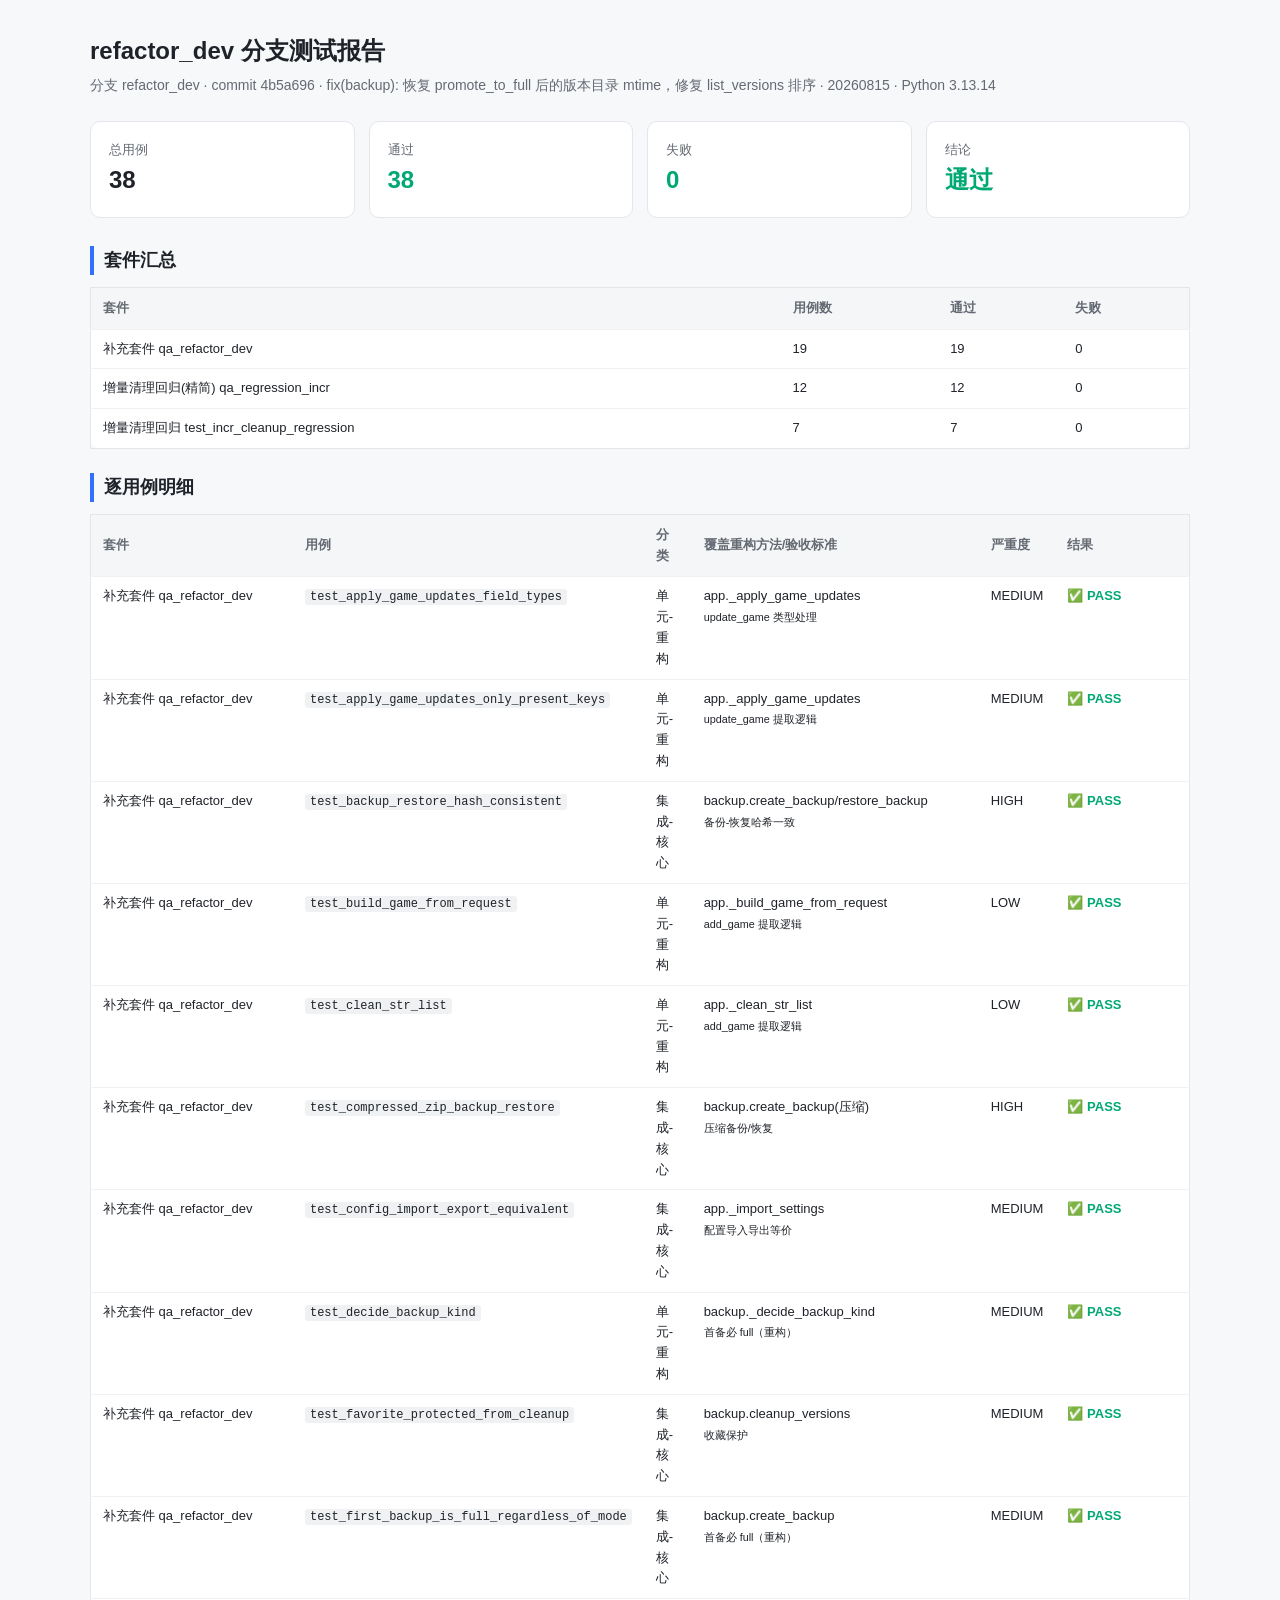
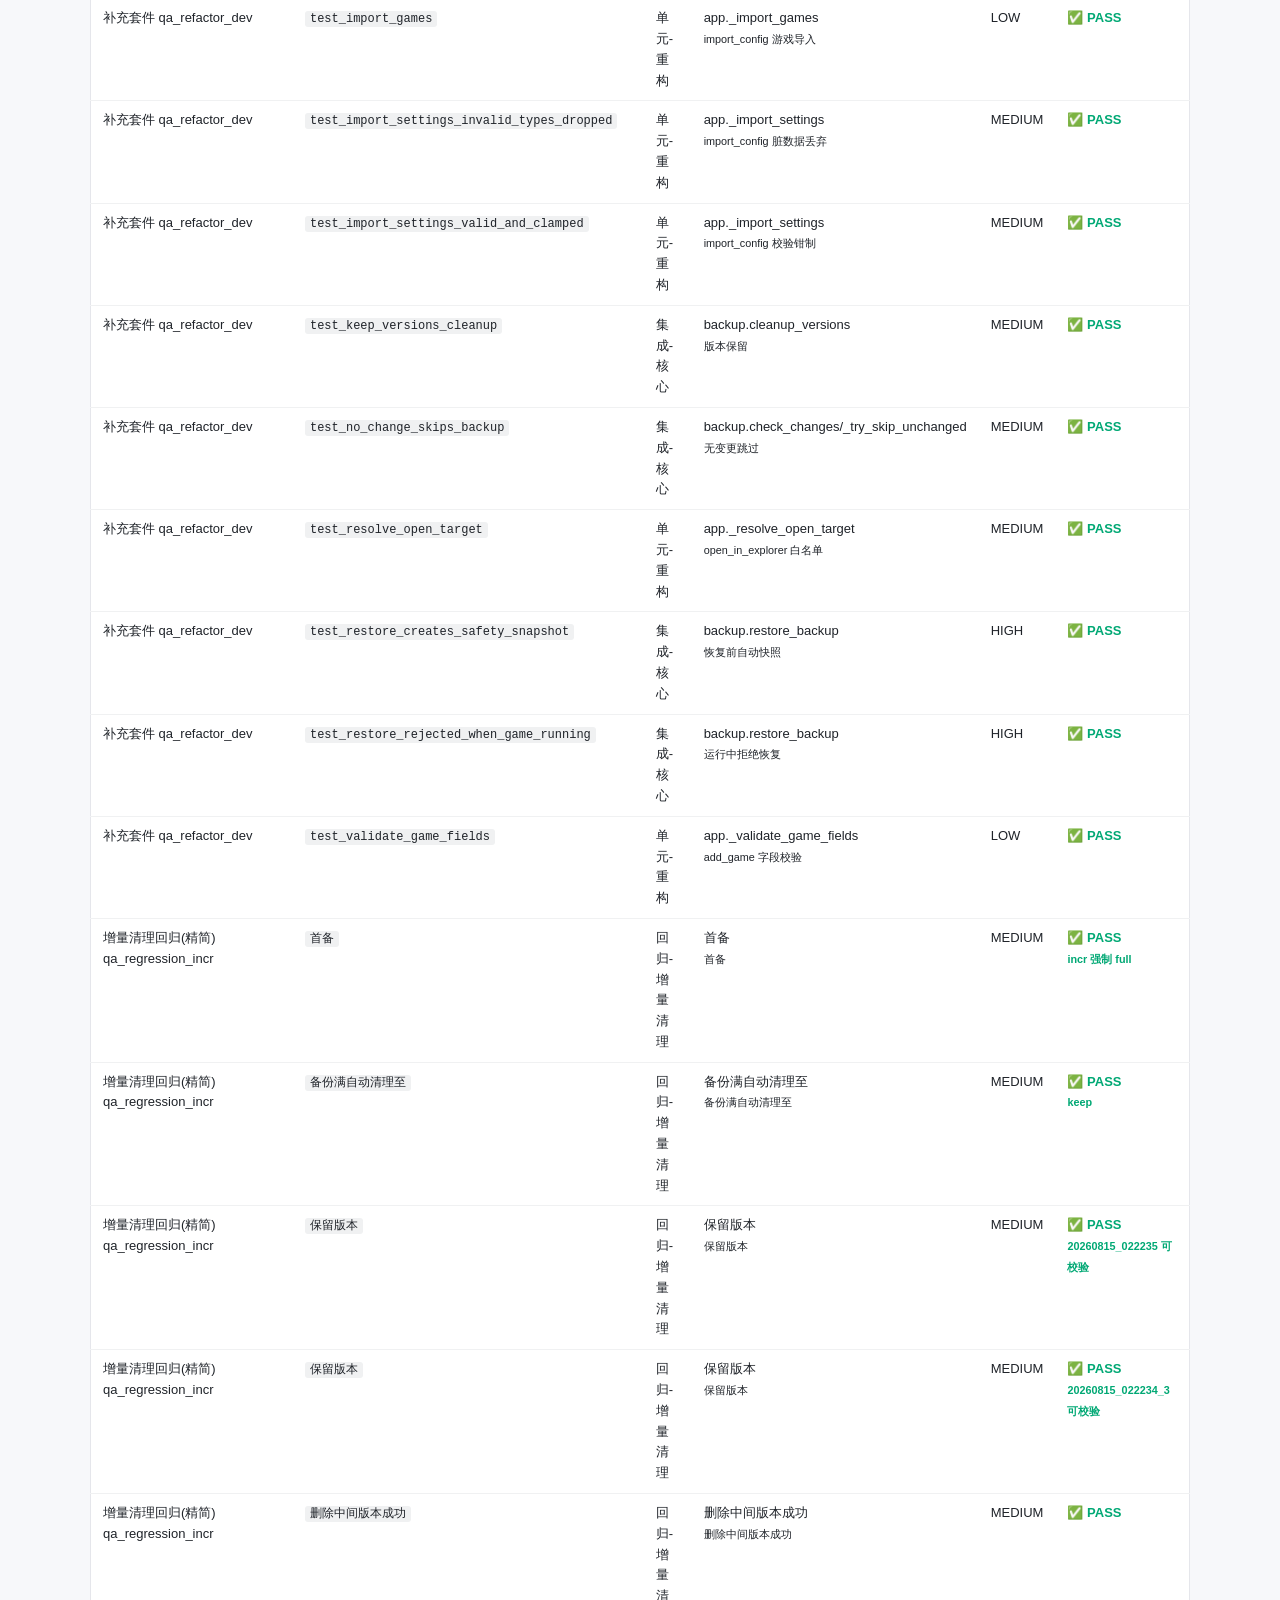
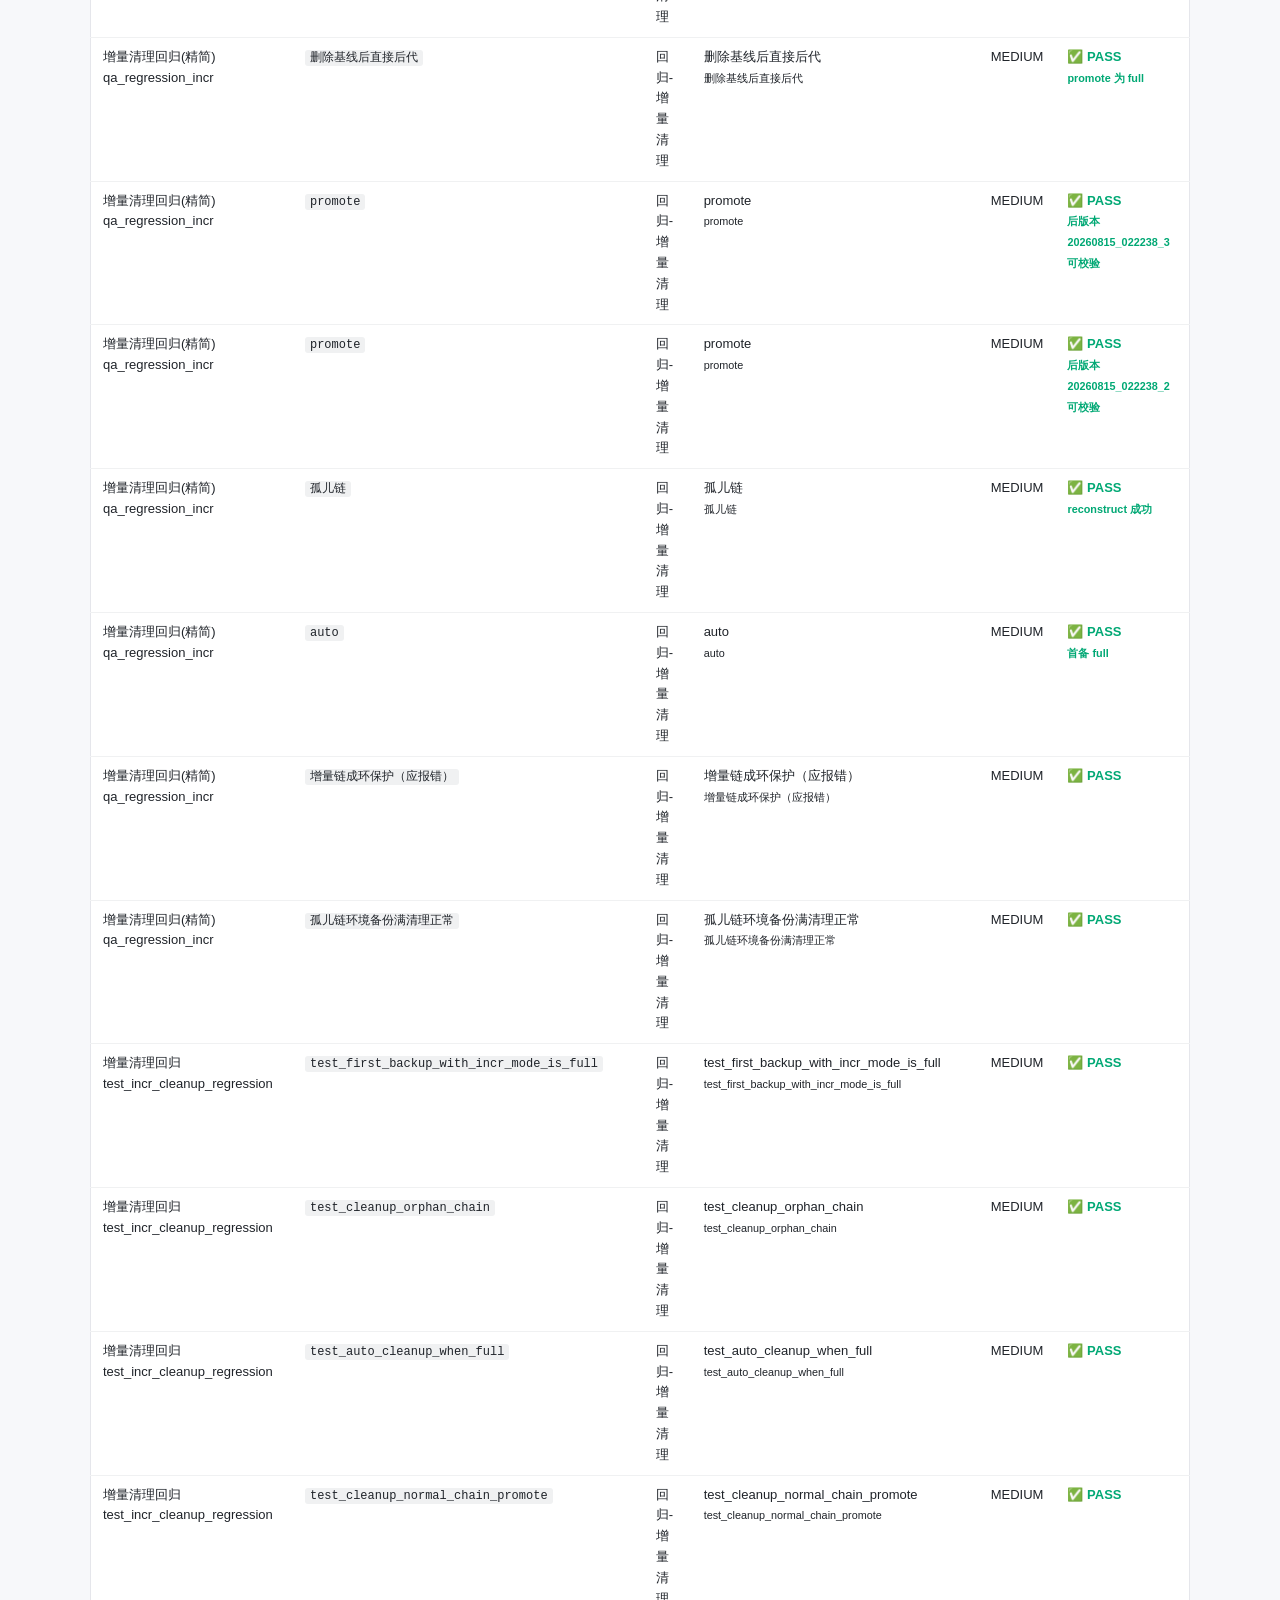
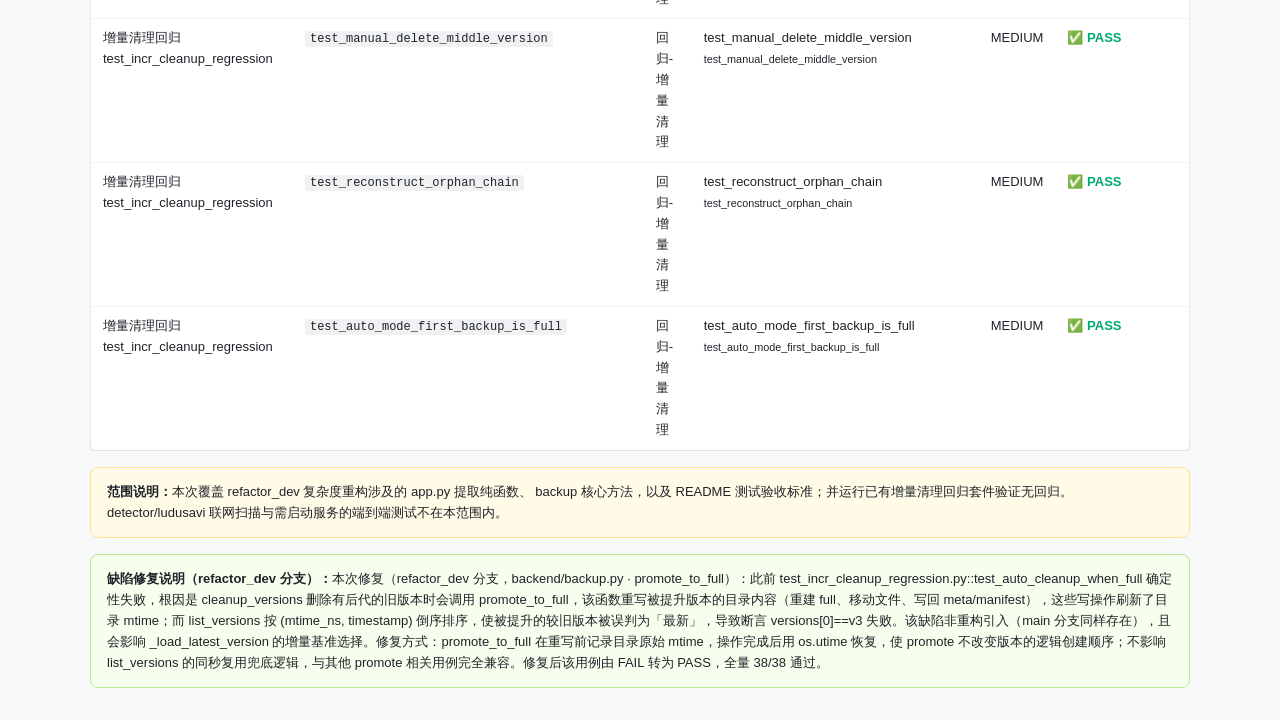
<file: docs/TEST_REPORT_refactor_dev_20260815.html>
<!DOCTYPE html>
<html lang="zh-CN"><head><meta charset="UTF-8">
<title>refactor_dev 测试报告</title>
<style>
 * { box-sizing:border-box; margin:0; padding:0; }
 body { font-family:-apple-system,"Segoe UI","Microsoft YaHei",sans-serif;
        background:#f7f8fa; color:#1f2329; padding:32px; line-height:1.6; }
 .wrap { max-width:1100px; margin:0 auto; }
 h1 { font-size:24px; margin-bottom:4px; }
 .sub { color:#646a73; font-size:14px; margin-bottom:24px; }
 .cards { display:grid; grid-template-columns:repeat(4,1fr); gap:14px; margin-bottom:28px; }
 .card { background:#fff; border:1px solid #e5e6eb; border-radius:10px; padding:18px; }
 .card .label { font-size:13px; color:#646a73; }
 .card .val { font-size:24px; font-weight:600; }
 .good { color:#00a874; } .bad { color:#e54545; }
 h2 { font-size:18px; margin:24px 0 12px; border-left:4px solid #3370ff; padding-left:10px; }
 table { width:100%; border-collapse:collapse; background:#fff; border-radius:10px;
         border:1px solid #e5e6eb; font-size:13px; }
 th { background:#f5f6f7; text-align:left; padding:10px 12px; color:#646a73; }
 td { padding:9px 12px; border-top:1px solid #f0f1f2; vertical-align:top; }
 code { background:#f0f1f2; padding:1px 5px; border-radius:3px; font-size:12px; }
 .note { background:#fffbe6; border:1px solid #ffe58f; border-radius:8px;
         padding:14px 16px; font-size:13px; margin-top:16px; }
</style></head><body><div class="wrap">
<h1>refactor_dev 分支测试报告</h1>
<div class="sub">分支 refactor_dev · commit 4b5a696 · fix(backup): 恢复 promote_to_full 后的版本目录 mtime，修复 list_versions 排序 · 20260815 · Python 3.13.14</div>
<div class="cards">
  <div class="card"><div class="label">总用例</div><div class="val">38</div></div>
  <div class="card"><div class="label">通过</div><div class="val good">38</div></div>
  <div class="card"><div class="label">失败</div><div class="val good">0</div></div>
  <div class="card"><div class="label">结论</div><div class="val good">通过</div></div>
</div>
<h2>套件汇总</h2>
<table><thead><tr><th>套件</th><th>用例数</th><th>通过</th><th>失败</th></tr></thead>
<tbody><tr><td>补充套件 qa_refactor_dev</td><td>19</td><td>19</td><td>0</td></tr><tr><td>增量清理回归(精简) qa_regression_incr</td><td>12</td><td>12</td><td>0</td></tr><tr><td>增量清理回归 test_incr_cleanup_regression</td><td>7</td><td>7</td><td>0</td></tr></tbody></table>
<h2>逐用例明细</h2>
<table><thead><tr><th>套件</th><th>用例</th><th>分类</th><th>覆盖重构方法/验收标准</th><th>严重度</th><th>结果</th></tr></thead>
<tbody><tr><td>补充套件 qa_refactor_dev</td><td><code>test_apply_game_updates_field_types</code></td><td>单元-重构</td><td>app._apply_game_updates<br><small>update_game 类型处理</small></td><td>MEDIUM</td><td style='color:#00a874;font-weight:bold'>✅ PASS</td></tr><tr><td>补充套件 qa_refactor_dev</td><td><code>test_apply_game_updates_only_present_keys</code></td><td>单元-重构</td><td>app._apply_game_updates<br><small>update_game 提取逻辑</small></td><td>MEDIUM</td><td style='color:#00a874;font-weight:bold'>✅ PASS</td></tr><tr><td>补充套件 qa_refactor_dev</td><td><code>test_backup_restore_hash_consistent</code></td><td>集成-核心</td><td>backup.create_backup/restore_backup<br><small>备份-恢复哈希一致</small></td><td>HIGH</td><td style='color:#00a874;font-weight:bold'>✅ PASS</td></tr><tr><td>补充套件 qa_refactor_dev</td><td><code>test_build_game_from_request</code></td><td>单元-重构</td><td>app._build_game_from_request<br><small>add_game 提取逻辑</small></td><td>LOW</td><td style='color:#00a874;font-weight:bold'>✅ PASS</td></tr><tr><td>补充套件 qa_refactor_dev</td><td><code>test_clean_str_list</code></td><td>单元-重构</td><td>app._clean_str_list<br><small>add_game 提取逻辑</small></td><td>LOW</td><td style='color:#00a874;font-weight:bold'>✅ PASS</td></tr><tr><td>补充套件 qa_refactor_dev</td><td><code>test_compressed_zip_backup_restore</code></td><td>集成-核心</td><td>backup.create_backup(压缩)<br><small>压缩备份/恢复</small></td><td>HIGH</td><td style='color:#00a874;font-weight:bold'>✅ PASS</td></tr><tr><td>补充套件 qa_refactor_dev</td><td><code>test_config_import_export_equivalent</code></td><td>集成-核心</td><td>app._import_settings<br><small>配置导入导出等价</small></td><td>MEDIUM</td><td style='color:#00a874;font-weight:bold'>✅ PASS</td></tr><tr><td>补充套件 qa_refactor_dev</td><td><code>test_decide_backup_kind</code></td><td>单元-重构</td><td>backup._decide_backup_kind<br><small>首备必 full（重构）</small></td><td>MEDIUM</td><td style='color:#00a874;font-weight:bold'>✅ PASS</td></tr><tr><td>补充套件 qa_refactor_dev</td><td><code>test_favorite_protected_from_cleanup</code></td><td>集成-核心</td><td>backup.cleanup_versions<br><small>收藏保护</small></td><td>MEDIUM</td><td style='color:#00a874;font-weight:bold'>✅ PASS</td></tr><tr><td>补充套件 qa_refactor_dev</td><td><code>test_first_backup_is_full_regardless_of_mode</code></td><td>集成-核心</td><td>backup.create_backup<br><small>首备必 full（重构）</small></td><td>MEDIUM</td><td style='color:#00a874;font-weight:bold'>✅ PASS</td></tr><tr><td>补充套件 qa_refactor_dev</td><td><code>test_import_games</code></td><td>单元-重构</td><td>app._import_games<br><small>import_config 游戏导入</small></td><td>LOW</td><td style='color:#00a874;font-weight:bold'>✅ PASS</td></tr><tr><td>补充套件 qa_refactor_dev</td><td><code>test_import_settings_invalid_types_dropped</code></td><td>单元-重构</td><td>app._import_settings<br><small>import_config 脏数据丢弃</small></td><td>MEDIUM</td><td style='color:#00a874;font-weight:bold'>✅ PASS</td></tr><tr><td>补充套件 qa_refactor_dev</td><td><code>test_import_settings_valid_and_clamped</code></td><td>单元-重构</td><td>app._import_settings<br><small>import_config 校验钳制</small></td><td>MEDIUM</td><td style='color:#00a874;font-weight:bold'>✅ PASS</td></tr><tr><td>补充套件 qa_refactor_dev</td><td><code>test_keep_versions_cleanup</code></td><td>集成-核心</td><td>backup.cleanup_versions<br><small>版本保留</small></td><td>MEDIUM</td><td style='color:#00a874;font-weight:bold'>✅ PASS</td></tr><tr><td>补充套件 qa_refactor_dev</td><td><code>test_no_change_skips_backup</code></td><td>集成-核心</td><td>backup.check_changes/_try_skip_unchanged<br><small>无变更跳过</small></td><td>MEDIUM</td><td style='color:#00a874;font-weight:bold'>✅ PASS</td></tr><tr><td>补充套件 qa_refactor_dev</td><td><code>test_resolve_open_target</code></td><td>单元-重构</td><td>app._resolve_open_target<br><small>open_in_explorer 白名单</small></td><td>MEDIUM</td><td style='color:#00a874;font-weight:bold'>✅ PASS</td></tr><tr><td>补充套件 qa_refactor_dev</td><td><code>test_restore_creates_safety_snapshot</code></td><td>集成-核心</td><td>backup.restore_backup<br><small>恢复前自动快照</small></td><td>HIGH</td><td style='color:#00a874;font-weight:bold'>✅ PASS</td></tr><tr><td>补充套件 qa_refactor_dev</td><td><code>test_restore_rejected_when_game_running</code></td><td>集成-核心</td><td>backup.restore_backup<br><small>运行中拒绝恢复</small></td><td>HIGH</td><td style='color:#00a874;font-weight:bold'>✅ PASS</td></tr><tr><td>补充套件 qa_refactor_dev</td><td><code>test_validate_game_fields</code></td><td>单元-重构</td><td>app._validate_game_fields<br><small>add_game 字段校验</small></td><td>LOW</td><td style='color:#00a874;font-weight:bold'>✅ PASS</td></tr><tr><td>增量清理回归(精简) qa_regression_incr</td><td><code>首备</code></td><td>回归-增量清理</td><td>首备<br><small>首备</small></td><td>MEDIUM</td><td style='color:#00a874;font-weight:bold'>✅ PASS<br><small>incr 强制 full</small></td></tr><tr><td>增量清理回归(精简) qa_regression_incr</td><td><code>备份满自动清理至</code></td><td>回归-增量清理</td><td>备份满自动清理至<br><small>备份满自动清理至</small></td><td>MEDIUM</td><td style='color:#00a874;font-weight:bold'>✅ PASS<br><small>keep</small></td></tr><tr><td>增量清理回归(精简) qa_regression_incr</td><td><code>保留版本</code></td><td>回归-增量清理</td><td>保留版本<br><small>保留版本</small></td><td>MEDIUM</td><td style='color:#00a874;font-weight:bold'>✅ PASS<br><small>20260815_022235 可校验</small></td></tr><tr><td>增量清理回归(精简) qa_regression_incr</td><td><code>保留版本</code></td><td>回归-增量清理</td><td>保留版本<br><small>保留版本</small></td><td>MEDIUM</td><td style='color:#00a874;font-weight:bold'>✅ PASS<br><small>20260815_022234_3 可校验</small></td></tr><tr><td>增量清理回归(精简) qa_regression_incr</td><td><code>删除中间版本成功</code></td><td>回归-增量清理</td><td>删除中间版本成功<br><small>删除中间版本成功</small></td><td>MEDIUM</td><td style='color:#00a874;font-weight:bold'>✅ PASS</td></tr><tr><td>增量清理回归(精简) qa_regression_incr</td><td><code>删除基线后直接后代</code></td><td>回归-增量清理</td><td>删除基线后直接后代<br><small>删除基线后直接后代</small></td><td>MEDIUM</td><td style='color:#00a874;font-weight:bold'>✅ PASS<br><small>promote 为 full</small></td></tr><tr><td>增量清理回归(精简) qa_regression_incr</td><td><code>promote</code></td><td>回归-增量清理</td><td>promote<br><small>promote</small></td><td>MEDIUM</td><td style='color:#00a874;font-weight:bold'>✅ PASS<br><small>后版本 20260815_022238_3 可校验</small></td></tr><tr><td>增量清理回归(精简) qa_regression_incr</td><td><code>promote</code></td><td>回归-增量清理</td><td>promote<br><small>promote</small></td><td>MEDIUM</td><td style='color:#00a874;font-weight:bold'>✅ PASS<br><small>后版本 20260815_022238_2 可校验</small></td></tr><tr><td>增量清理回归(精简) qa_regression_incr</td><td><code>孤儿链</code></td><td>回归-增量清理</td><td>孤儿链<br><small>孤儿链</small></td><td>MEDIUM</td><td style='color:#00a874;font-weight:bold'>✅ PASS<br><small>reconstruct 成功</small></td></tr><tr><td>增量清理回归(精简) qa_regression_incr</td><td><code>auto</code></td><td>回归-增量清理</td><td>auto<br><small>auto</small></td><td>MEDIUM</td><td style='color:#00a874;font-weight:bold'>✅ PASS<br><small>首备 full</small></td></tr><tr><td>增量清理回归(精简) qa_regression_incr</td><td><code>增量链成环保护（应报错）</code></td><td>回归-增量清理</td><td>增量链成环保护（应报错）<br><small>增量链成环保护（应报错）</small></td><td>MEDIUM</td><td style='color:#00a874;font-weight:bold'>✅ PASS</td></tr><tr><td>增量清理回归(精简) qa_regression_incr</td><td><code>孤儿链环境备份满清理正常</code></td><td>回归-增量清理</td><td>孤儿链环境备份满清理正常<br><small>孤儿链环境备份满清理正常</small></td><td>MEDIUM</td><td style='color:#00a874;font-weight:bold'>✅ PASS</td></tr><tr><td>增量清理回归 test_incr_cleanup_regression</td><td><code>test_first_backup_with_incr_mode_is_full</code></td><td>回归-增量清理</td><td>test_first_backup_with_incr_mode_is_full<br><small>test_first_backup_with_incr_mode_is_full</small></td><td>MEDIUM</td><td style='color:#00a874;font-weight:bold'>✅ PASS</td></tr><tr><td>增量清理回归 test_incr_cleanup_regression</td><td><code>test_cleanup_orphan_chain</code></td><td>回归-增量清理</td><td>test_cleanup_orphan_chain<br><small>test_cleanup_orphan_chain</small></td><td>MEDIUM</td><td style='color:#00a874;font-weight:bold'>✅ PASS</td></tr><tr><td>增量清理回归 test_incr_cleanup_regression</td><td><code>test_auto_cleanup_when_full</code></td><td>回归-增量清理</td><td>test_auto_cleanup_when_full<br><small>test_auto_cleanup_when_full</small></td><td>MEDIUM</td><td style='color:#00a874;font-weight:bold'>✅ PASS</td></tr><tr><td>增量清理回归 test_incr_cleanup_regression</td><td><code>test_cleanup_normal_chain_promote</code></td><td>回归-增量清理</td><td>test_cleanup_normal_chain_promote<br><small>test_cleanup_normal_chain_promote</small></td><td>MEDIUM</td><td style='color:#00a874;font-weight:bold'>✅ PASS</td></tr><tr><td>增量清理回归 test_incr_cleanup_regression</td><td><code>test_manual_delete_middle_version</code></td><td>回归-增量清理</td><td>test_manual_delete_middle_version<br><small>test_manual_delete_middle_version</small></td><td>MEDIUM</td><td style='color:#00a874;font-weight:bold'>✅ PASS</td></tr><tr><td>增量清理回归 test_incr_cleanup_regression</td><td><code>test_reconstruct_orphan_chain</code></td><td>回归-增量清理</td><td>test_reconstruct_orphan_chain<br><small>test_reconstruct_orphan_chain</small></td><td>MEDIUM</td><td style='color:#00a874;font-weight:bold'>✅ PASS</td></tr><tr><td>增量清理回归 test_incr_cleanup_regression</td><td><code>test_auto_mode_first_backup_is_full</code></td><td>回归-增量清理</td><td>test_auto_mode_first_backup_is_full<br><small>test_auto_mode_first_backup_is_full</small></td><td>MEDIUM</td><td style='color:#00a874;font-weight:bold'>✅ PASS</td></tr></tbody></table>
<div class="note"><strong>范围说明：</strong>本次覆盖 refactor_dev 复杂度重构涉及的 app.py 提取纯函数、
backup 核心方法，以及 README 测试验收标准；并运行已有增量清理回归套件验证无回归。
detector/ludusavi 联网扫描与需启动服务的端到端测试不在本范围内。</div>
<div class="note" style="background:#f6ffed;border-color:#b7eb8f">
<strong>缺陷修复说明（refactor_dev 分支）：</strong>本次修复（refactor_dev 分支，backend/backup.py · promote_to_full）：此前 test_incr_cleanup_regression.py::test_auto_cleanup_when_full 确定性失败，根因是 cleanup_versions 删除有后代的旧版本时会调用 promote_to_full，该函数重写被提升版本的目录内容（重建 full、移动文件、写回 meta/manifest），这些写操作刷新了目录 mtime；而 list_versions 按 (mtime_ns, timestamp) 倒序排序，使被提升的较旧版本被误判为「最新」，导致断言 versions[0]==v3 失败。该缺陷非重构引入（main 分支同样存在），且会影响 _load_latest_version 的增量基准选择。修复方式：promote_to_full 在重写前记录目录原始 mtime，操作完成后用 os.utime 恢复，使 promote 不改变版本的逻辑创建顺序；不影响 list_versions 的同秒复用兜底逻辑，与其他 promote 相关用例完全兼容。修复后该用例由 FAIL 转为 PASS，全量 38/38 通过。
</div>

</div></body></html>
</file>
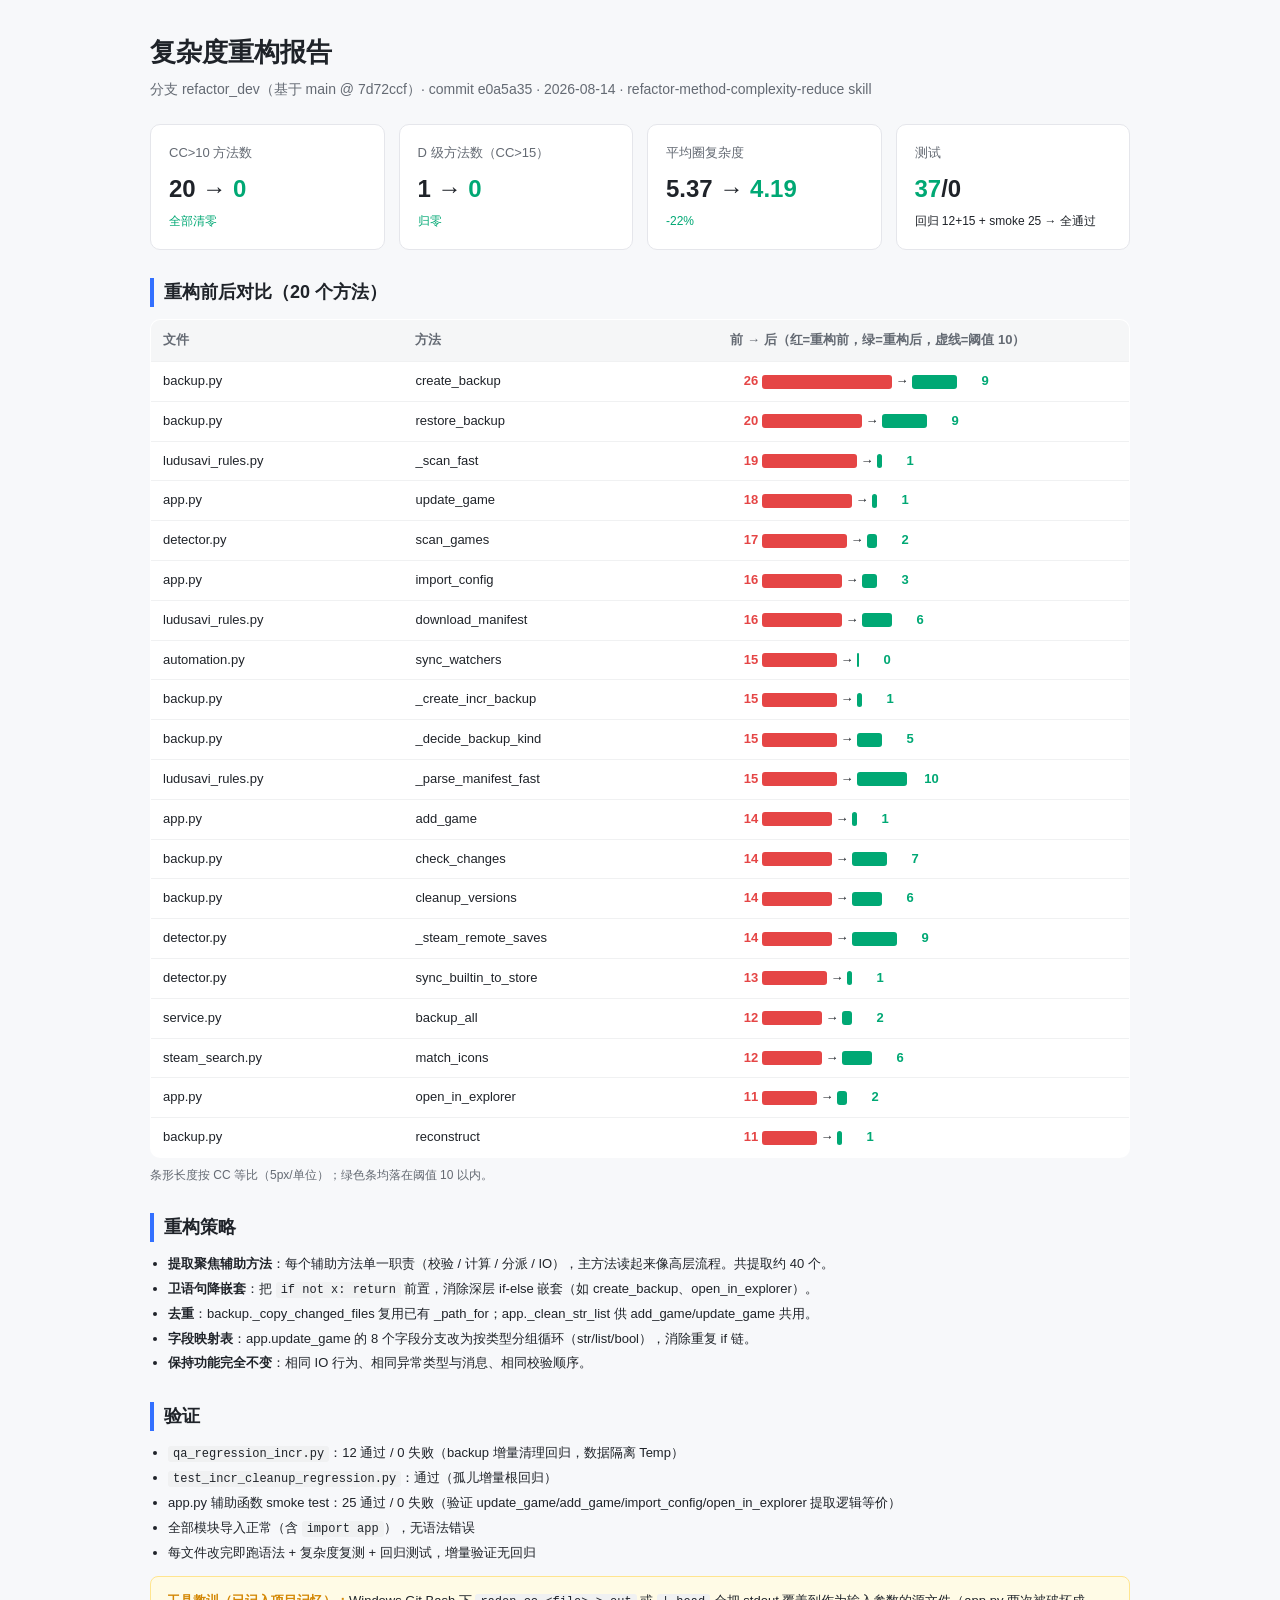
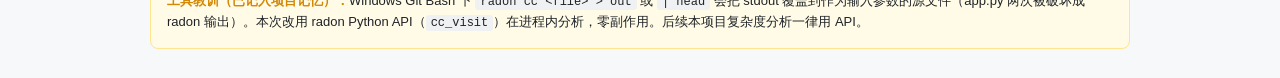
<file: docs/复杂度重构报告.html>
<!DOCTYPE html>
<html lang="zh-CN">
<head>
<meta charset="UTF-8">
<title>复杂度重构报告 - refactor_dev 分支</title>
<style>
  * { box-sizing: border-box; margin: 0; padding: 0; }
  body { font-family: -apple-system, "Segoe UI", "Microsoft YaHei", sans-serif;
         background: #f7f8fa; color: #1f2329; padding: 32px; line-height: 1.6; }
  .wrap { max-width: 980px; margin: 0 auto; }
  h1 { font-size: 26px; margin-bottom: 4px; }
  .sub { color: #646a73; font-size: 14px; margin-bottom: 24px; }
  .cards { display: grid; grid-template-columns: repeat(4, 1fr); gap: 14px; margin-bottom: 28px; }
  .card { background: #fff; border: 1px solid #e5e6eb; border-radius: 10px; padding: 18px; }
  .card .label { font-size: 13px; color: #646a73; margin-bottom: 6px; }
  .card .val { font-size: 24px; font-weight: 600; }
  .card .delta { font-size: 12px; margin-top: 4px; }
  .good { color: #00a874; }
  .bad { color: #e54545; }
  h2 { font-size: 18px; margin: 28px 0 12px; border-left: 4px solid #3370ff; padding-left: 10px; }
  table { width: 100%; border-collapse: collapse; background: #fff; border-radius: 10px; overflow: hidden;
          border: 1px solid #e5e6eb; font-size: 13px; }
  th { background: #f5f6f7; text-align: left; padding: 10px 12px; font-weight: 600; color: #646a73; }
  td { padding: 9px 12px; border-top: 1px solid #f0f1f2; }
  .bar { display: inline-block; height: 14px; border-radius: 3px; vertical-align: middle; }
  .bar-before { background: #e54545; }
  .bar-after { background: #00a874; }
  .cc { display: inline-block; width: 28px; text-align: right; font-variant-numeric: tabular-nums; font-weight: 600; }
  .thresh { color: #e54545; font-weight: 600; }
  .ok { color: #00a874; font-weight: 600; }
  .note { background: #fffbe6; border: 1px solid #ffe58f; border-radius: 8px; padding: 14px 16px; font-size: 13px; margin-top: 12px; }
  .note strong { color: #d48806; }
  ul { margin: 8px 0 0 18px; font-size: 13px; }
  li { margin: 4px 0; }
  code { background: #f0f1f2; padding: 1px 5px; border-radius: 3px; font-size: 12px; }
</style>
</head>
<body>
<div class="wrap">
  <h1>复杂度重构报告</h1>
  <div class="sub">分支 refactor_dev（基于 main @ 7d72ccf）· commit e0a5a35 · 2026-08-14 · refactor-method-complexity-reduce skill</div>

  <div class="cards">
    <div class="card"><div class="label">CC&gt;10 方法数</div><div class="val">20 → <span class="good">0</span></div><div class="delta good">全部清零</div></div>
    <div class="card"><div class="label">D 级方法数（CC&gt;15）</div><div class="val">1 → <span class="good">0</span></div><div class="delta good">归零</div></div>
    <div class="card"><div class="label">平均圈复杂度</div><div class="val">5.37 → <span class="good">4.19</span></div><div class="delta good">-22%</div></div>
    <div class="card"><div class="label">测试</div><div class="val"><span class="good">37</span>/0</div><div class="delta">回归 12+15 + smoke 25 → 全通过</div></div>
  </div>

  <h2>重构前后对比（20 个方法）</h2>
  <table>
    <thead><tr><th>文件</th><th>方法</th><th style="width:42%">前 → 后（红=重构前，绿=重构后，虚线=阈值 10）</th></tr></thead>
    <tbody>
      <tr><td>backup.py</td><td>create_backup</td><td><span class="cc thresh">26</span> <span class="bar bar-before" style="width:130px"></span> → <span class="bar bar-after" style="width:45px"></span> <span class="cc ok">9</span></td></tr>
      <tr><td>backup.py</td><td>restore_backup</td><td><span class="cc thresh">20</span> <span class="bar bar-before" style="width:100px"></span> → <span class="bar bar-after" style="width:45px"></span> <span class="cc ok">9</span></td></tr>
      <tr><td>ludusavi_rules.py</td><td>_scan_fast</td><td><span class="cc thresh">19</span> <span class="bar bar-before" style="width:95px"></span> → <span class="bar bar-after" style="width:5px"></span> <span class="cc ok">1</span></td></tr>
      <tr><td>app.py</td><td>update_game</td><td><span class="cc thresh">18</span> <span class="bar bar-before" style="width:90px"></span> → <span class="bar bar-after" style="width:5px"></span> <span class="cc ok">1</span></td></tr>
      <tr><td>detector.py</td><td>scan_games</td><td><span class="cc thresh">17</span> <span class="bar bar-before" style="width:85px"></span> → <span class="bar bar-after" style="width:10px"></span> <span class="cc ok">2</span></td></tr>
      <tr><td>app.py</td><td>import_config</td><td><span class="cc thresh">16</span> <span class="bar bar-before" style="width:80px"></span> → <span class="bar bar-after" style="width:15px"></span> <span class="cc ok">3</span></td></tr>
      <tr><td>ludusavi_rules.py</td><td>download_manifest</td><td><span class="cc thresh">16</span> <span class="bar bar-before" style="width:80px"></span> → <span class="bar bar-after" style="width:30px"></span> <span class="cc ok">6</span></td></tr>
      <tr><td>automation.py</td><td>sync_watchers</td><td><span class="cc thresh">15</span> <span class="bar bar-before" style="width:75px"></span> → <span class="bar bar-after" style="width:2px"></span> <span class="cc ok">0</span></td></tr>
      <tr><td>backup.py</td><td>_create_incr_backup</td><td><span class="cc thresh">15</span> <span class="bar bar-before" style="width:75px"></span> → <span class="bar bar-after" style="width:5px"></span> <span class="cc ok">1</span></td></tr>
      <tr><td>backup.py</td><td>_decide_backup_kind</td><td><span class="cc thresh">15</span> <span class="bar bar-before" style="width:75px"></span> → <span class="bar bar-after" style="width:25px"></span> <span class="cc ok">5</span></td></tr>
      <tr><td>ludusavi_rules.py</td><td>_parse_manifest_fast</td><td><span class="cc thresh">15</span> <span class="bar bar-before" style="width:75px"></span> → <span class="bar bar-after" style="width:50px"></span> <span class="cc ok">10</span></td></tr>
      <tr><td>app.py</td><td>add_game</td><td><span class="cc thresh">14</span> <span class="bar bar-before" style="width:70px"></span> → <span class="bar bar-after" style="width:5px"></span> <span class="cc ok">1</span></td></tr>
      <tr><td>backup.py</td><td>check_changes</td><td><span class="cc thresh">14</span> <span class="bar bar-before" style="width:70px"></span> → <span class="bar bar-after" style="width:35px"></span> <span class="cc ok">7</span></td></tr>
      <tr><td>backup.py</td><td>cleanup_versions</td><td><span class="cc thresh">14</span> <span class="bar bar-before" style="width:70px"></span> → <span class="bar bar-after" style="width:30px"></span> <span class="cc ok">6</span></td></tr>
      <tr><td>detector.py</td><td>_steam_remote_saves</td><td><span class="cc thresh">14</span> <span class="bar bar-before" style="width:70px"></span> → <span class="bar bar-after" style="width:45px"></span> <span class="cc ok">9</span></td></tr>
      <tr><td>detector.py</td><td>sync_builtin_to_store</td><td><span class="cc thresh">13</span> <span class="bar bar-before" style="width:65px"></span> → <span class="bar bar-after" style="width:5px"></span> <span class="cc ok">1</span></td></tr>
      <tr><td>service.py</td><td>backup_all</td><td><span class="cc thresh">12</span> <span class="bar bar-before" style="width:60px"></span> → <span class="bar bar-after" style="width:10px"></span> <span class="cc ok">2</span></td></tr>
      <tr><td>steam_search.py</td><td>match_icons</td><td><span class="cc thresh">12</span> <span class="bar bar-before" style="width:60px"></span> → <span class="bar bar-after" style="width:30px"></span> <span class="cc ok">6</span></td></tr>
      <tr><td>app.py</td><td>open_in_explorer</td><td><span class="cc thresh">11</span> <span class="bar bar-before" style="width:55px"></span> → <span class="bar bar-after" style="width:10px"></span> <span class="cc ok">2</span></td></tr>
      <tr><td>backup.py</td><td>reconstruct</td><td><span class="cc thresh">11</span> <span class="bar bar-before" style="width:55px"></span> → <span class="bar bar-after" style="width:5px"></span> <span class="cc ok">1</span></td></tr>
    </tbody>
  </table>
  <div style="font-size:12px;color:#646a73;margin-top:8px;">条形长度按 CC 等比（5px/单位）；绿色条均落在阈值 10 以内。</div>

  <h2>重构策略</h2>
  <ul>
    <li><strong>提取聚焦辅助方法</strong>：每个辅助方法单一职责（校验 / 计算 / 分派 / IO），主方法读起来像高层流程。共提取约 40 个。</li>
    <li><strong>卫语句降嵌套</strong>：把 <code>if not x: return</code> 前置，消除深层 if-else 嵌套（如 create_backup、open_in_explorer）。</li>
    <li><strong>去重</strong>：backup._copy_changed_files 复用已有 _path_for；app._clean_str_list 供 add_game/update_game 共用。</li>
    <li><strong>字段映射表</strong>：app.update_game 的 8 个字段分支改为按类型分组循环（str/list/bool），消除重复 if 链。</li>
    <li><strong>保持功能完全不变</strong>：相同 IO 行为、相同异常类型与消息、相同校验顺序。</li>
  </ul>

  <h2>验证</h2>
  <ul>
    <li><code>qa_regression_incr.py</code>：12 通过 / 0 失败（backup 增量清理回归，数据隔离 Temp）</li>
    <li><code>test_incr_cleanup_regression.py</code>：通过（孤儿增量根回归）</li>
    <li>app.py 辅助函数 smoke test：25 通过 / 0 失败（验证 update_game/add_game/import_config/open_in_explorer 提取逻辑等价）</li>
    <li>全部模块导入正常（含 <code>import app</code>），无语法错误</li>
    <li>每文件改完即跑语法 + 复杂度复测 + 回归测试，增量验证无回归</li>
  </ul>

  <div class="note">
    <strong>工具教训（已记入项目记忆）：</strong>Windows Git Bash 下 <code>radon cc &lt;file&gt; &gt; out</code> 或 <code>| head</code> 会把 stdout 覆盖到作为输入参数的源文件（app.py 两次被破坏成 radon 输出）。本次改用 radon Python API（<code>cc_visit</code>）在进程内分析，零副作用。后续本项目复杂度分析一律用 API。
  </div>
</div>
</body>
</html>
</file>
